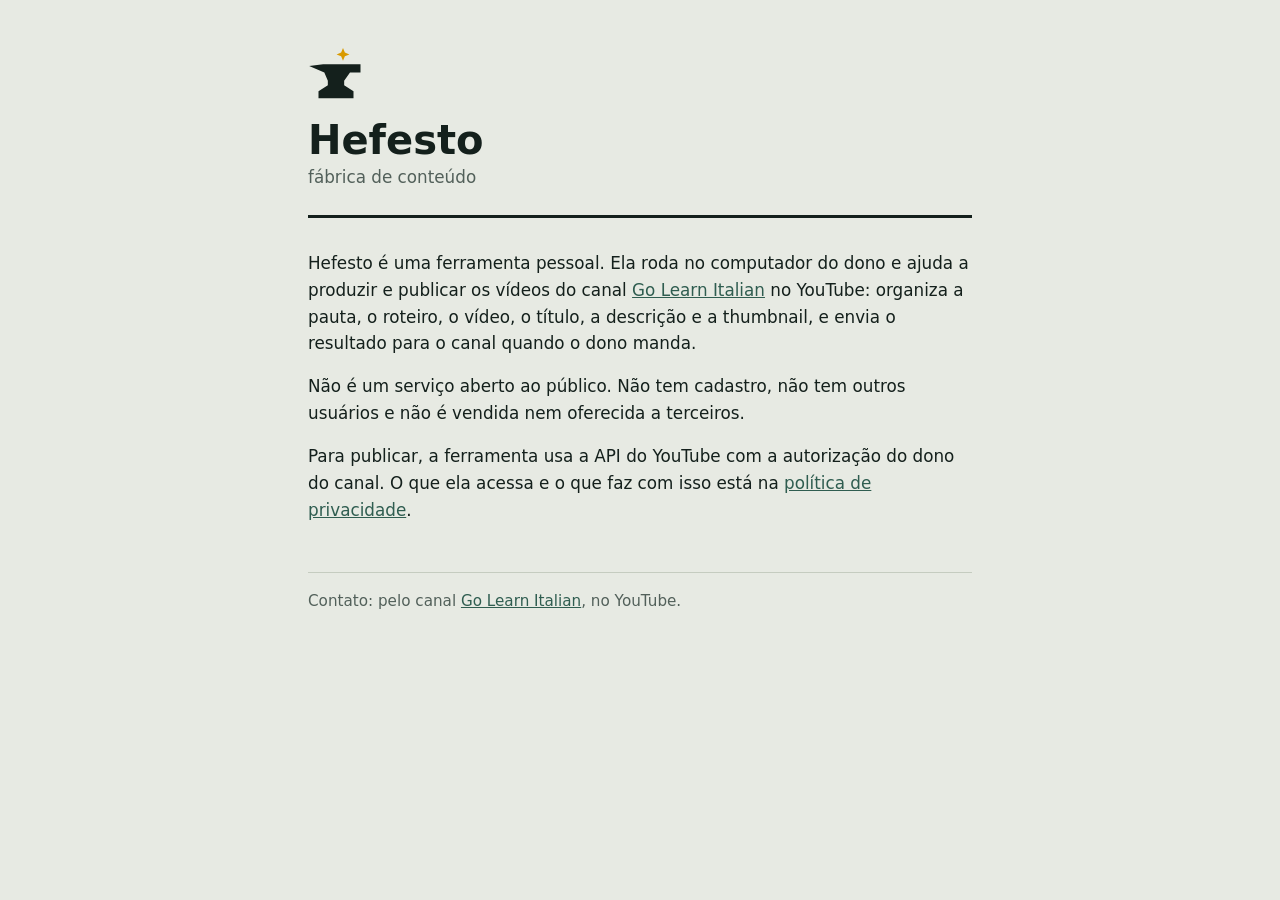
<file: index.html>
<!doctype html>
<html lang="pt-BR">
  <head>
    <meta charset="utf-8" />
    <meta name="viewport" content="width=device-width, initial-scale=1" />
    <title>Hefesto</title>
    <meta name="description" content="Hefesto é uma ferramenta pessoal que prepara e publica os vídeos do canal Go Learn Italian no YouTube." />
    <link rel="stylesheet" href="estilo.css" />
  </head>
  <body>
    <header>
      <svg viewBox="0 0 48 48" aria-hidden="true">
        <path fill="currentColor" d="M13 14H45V21H36L31 28V32L39 37V43H9V37L17 32V28L14 21L1 15.5Z" />
        <path class="faisca" d="M30 0l1.6 3.9L35.5 5.5l-3.9 1.6L30 11l-1.6-3.9L24.5 5.5l3.9-1.6z" />
      </svg>
      <h1>Hefesto</h1>
      <p>fábrica de conteúdo</p>
    </header>
    <main>
      <p>
        Hefesto é uma ferramenta pessoal. Ela roda no computador do dono e ajuda a produzir e publicar os vídeos do canal
        <a href="https://www.youtube.com/@golearnitalian">Go Learn Italian</a> no YouTube: organiza a pauta, o roteiro, o vídeo, o título, a descrição e a
        thumbnail, e envia o resultado para o canal quando o dono manda.
      </p>
      <p>Não é um serviço aberto ao público. Não tem cadastro, não tem outros usuários e não é vendida nem oferecida a terceiros.</p>
      <p>
        Para publicar, a ferramenta usa a API do YouTube com a autorização do dono do canal. O que ela acessa e o que faz com isso está na
        <a href="privacidade.html">política de privacidade</a>.
      </p>
    </main>
    <footer>
      <p>Contato: pelo canal <a href="https://www.youtube.com/@golearnitalian">Go Learn Italian</a>, no YouTube.</p>
    </footer>
  </body>
</html>
</file>
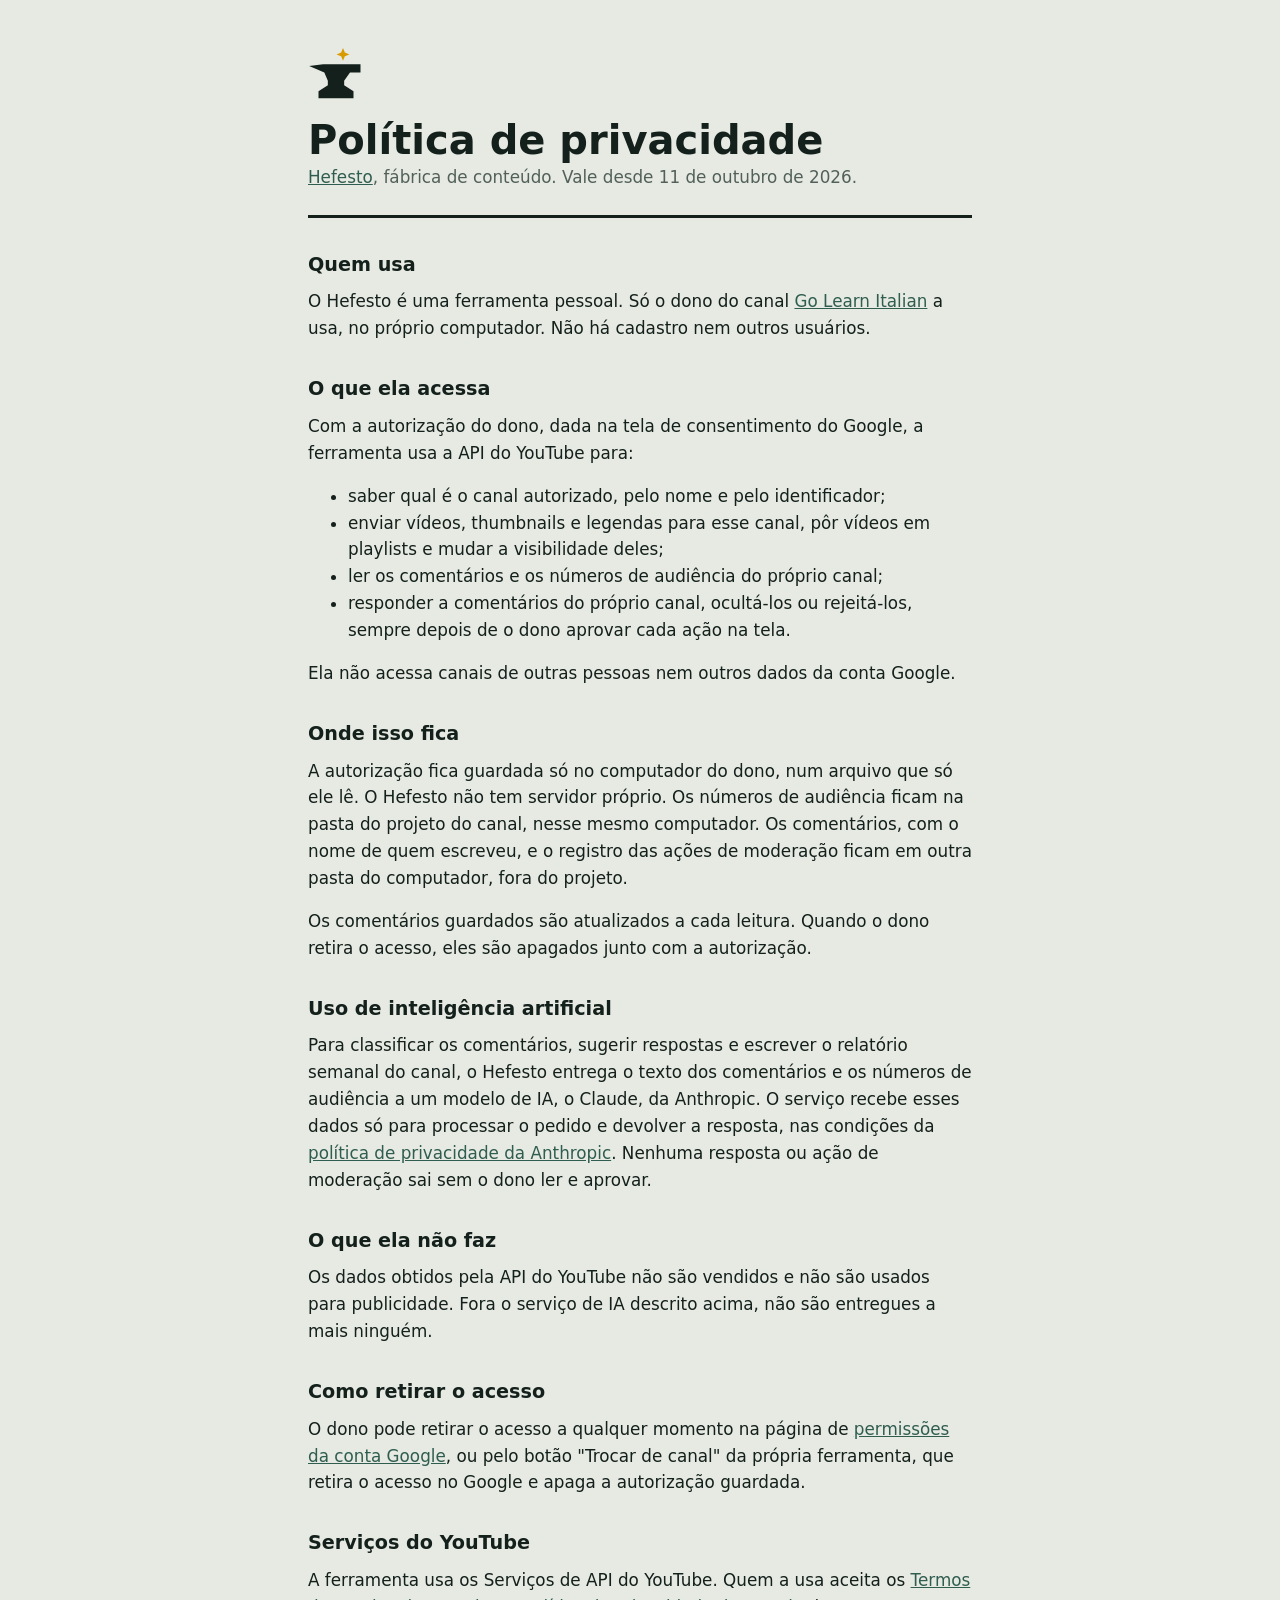
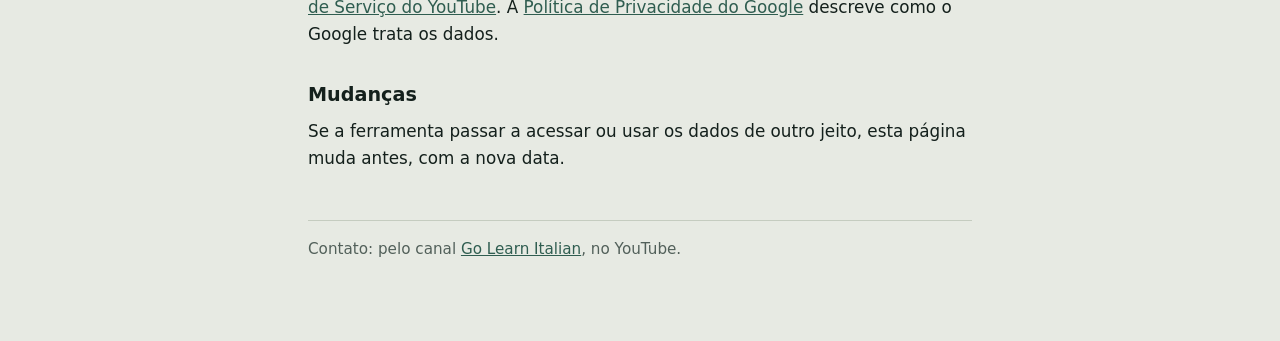
<file: privacidade.html>
<!doctype html>
<html lang="pt-BR">
  <head>
    <meta charset="utf-8" />
    <meta name="viewport" content="width=device-width, initial-scale=1" />
    <title>Política de privacidade do Hefesto</title>
    <meta name="description" content="O que o Hefesto acessa pela API do YouTube e o que faz com isso." />
    <link rel="stylesheet" href="estilo.css" />
  </head>
  <body>
    <header>
      <svg viewBox="0 0 48 48" aria-hidden="true">
        <path fill="currentColor" d="M13 14H45V21H36L31 28V32L39 37V43H9V37L17 32V28L14 21L1 15.5Z" />
        <path class="faisca" d="M30 0l1.6 3.9L35.5 5.5l-3.9 1.6L30 11l-1.6-3.9L24.5 5.5l3.9-1.6z" />
      </svg>
      <h1>Política de privacidade</h1>
      <p><a href="./">Hefesto</a>, fábrica de conteúdo. Vale desde 11 de outubro de 2026.</p>
    </header>
    <main>
      <h2>Quem usa</h2>
      <p>
        O Hefesto é uma ferramenta pessoal. Só o dono do canal
        <a href="https://www.youtube.com/@golearnitalian">Go Learn Italian</a> a usa, no próprio computador. Não há cadastro nem outros usuários.
      </p>

      <h2>O que ela acessa</h2>
      <p>Com a autorização do dono, dada na tela de consentimento do Google, a ferramenta usa a API do YouTube para:</p>
      <ul>
        <li>saber qual é o canal autorizado, pelo nome e pelo identificador;</li>
        <li>enviar vídeos, thumbnails e legendas para esse canal, pôr vídeos em playlists e mudar a visibilidade deles;</li>
        <li>ler os comentários e os números de audiência do próprio canal;</li>
        <li>responder a comentários do próprio canal, ocultá-los ou rejeitá-los, sempre depois de o dono aprovar cada ação na tela.</li>
      </ul>
      <p>Ela não acessa canais de outras pessoas nem outros dados da conta Google.</p>

      <h2>Onde isso fica</h2>
      <p>
        A autorização fica guardada só no computador do dono, num arquivo que só ele lê. O Hefesto não tem servidor próprio. Os números de audiência
        ficam na pasta do projeto do canal, nesse mesmo computador. Os comentários, com o nome de quem escreveu, e o registro das ações de moderação
        ficam em outra pasta do computador, fora do projeto.
      </p>
      <p>
        Os comentários guardados são atualizados a cada leitura. Quando o dono retira o acesso, eles são apagados junto com a autorização.
      </p>

      <h2>Uso de inteligência artificial</h2>
      <p>
        Para classificar os comentários, sugerir respostas e escrever o relatório semanal do canal, o Hefesto entrega o texto dos comentários e os
        números de audiência a um modelo de IA, o Claude, da Anthropic. O serviço recebe esses dados só para processar o pedido e devolver a resposta,
        nas condições da <a href="https://www.anthropic.com/legal/privacy">política de privacidade da Anthropic</a>. Nenhuma resposta ou ação de
        moderação sai sem o dono ler e aprovar.
      </p>

      <h2>O que ela não faz</h2>
      <p>
        Os dados obtidos pela API do YouTube não são vendidos e não são usados para publicidade. Fora o serviço de IA descrito acima, não são
        entregues a mais ninguém.
      </p>

      <h2>Como retirar o acesso</h2>
      <p>
        O dono pode retirar o acesso a qualquer momento na página de
        <a href="https://myaccount.google.com/permissions">permissões da conta Google</a>, ou pelo botão "Trocar de canal" da própria ferramenta, que
        retira o acesso no Google e apaga a autorização guardada.
      </p>

      <h2>Serviços do YouTube</h2>
      <p>
        A ferramenta usa os Serviços de API do YouTube. Quem a usa aceita os
        <a href="https://www.youtube.com/t/terms">Termos de Serviço do YouTube</a>. A
        <a href="https://policies.google.com/privacy">Política de Privacidade do Google</a> descreve como o Google trata os dados.
      </p>

      <h2>Mudanças</h2>
      <p>Se a ferramenta passar a acessar ou usar os dados de outro jeito, esta página muda antes, com a nova data.</p>
    </main>
    <footer>
      <p>Contato: pelo canal <a href="https://www.youtube.com/@golearnitalian">Go Learn Italian</a>, no YouTube.</p>
    </footer>
  </body>
</html>
</file>
<file: estilo.css>
/* Página pública do Hefesto: as mesmas cores e a mesma marca da interface. */
:root {
  color-scheme: light dark;
  --fundo: light-dark(#e7eae3, #121817);
  --tinta: light-dark(#14201c, #e9ede7);
  --tinta-fraca: light-dark(#52605a, #9aa79f);
  --linha: light-dark(#c5ccc0, #33403c);
  --maquina: light-dark(#2f5d50, #6cc4a8);
  --sinal: light-dark(#d99a00, #f5c518);
}

* {
  box-sizing: border-box;
}

body {
  max-width: 44rem;
  margin: 0 auto;
  padding: 3rem 1.25rem 4rem;
  background: var(--fundo);
  color: var(--tinta);
  font: 1.05rem/1.6 system-ui, sans-serif;
}

header {
  margin-bottom: 2rem;
  padding-bottom: 1.5rem;
  border-bottom: 3px solid var(--tinta);
}

header svg {
  width: 3.5rem;
  height: 3.5rem;
}

.faisca {
  fill: var(--sinal);
}

h1 {
  margin: 0.5rem 0 0.25rem;
  font: 800 2.5rem/1 "Arial Narrow", "Helvetica Neue", system-ui, sans-serif;
}

header p,
footer {
  color: var(--tinta-fraca);
}

header p {
  margin: 0;
}

h2 {
  margin: 2rem 0 0.5rem;
  font-size: 1.2rem;
}

p,
ul {
  margin: 0 0 1rem;
}

a {
  color: var(--maquina);
}

footer {
  margin-top: 3rem;
  padding-top: 1rem;
  border-top: 1px solid var(--linha);
  font-size: 0.95rem;
}
</file>
